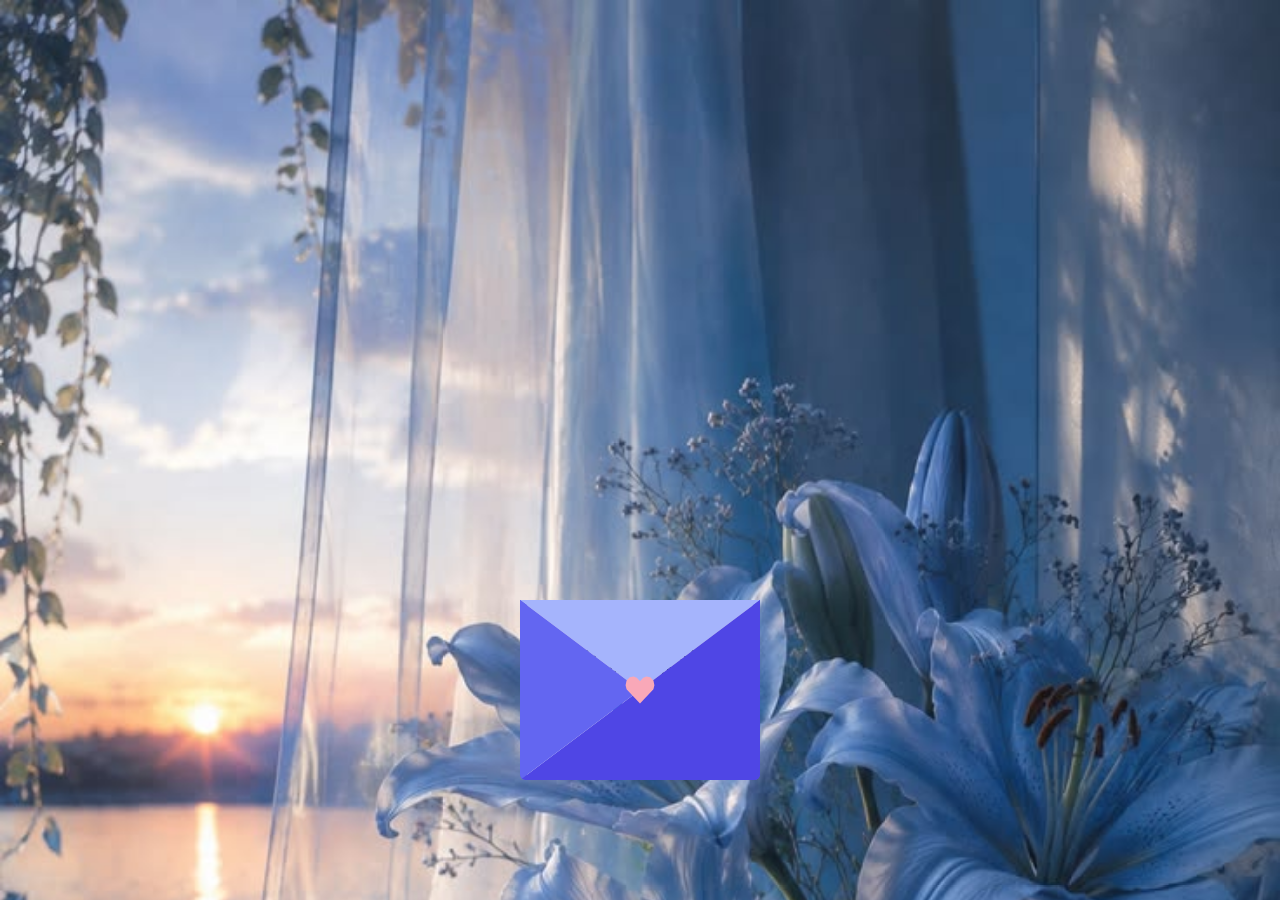
<file: index.html>
<!DOCTYPE html>
<html lang="en">
<head>
    <meta charset="UTF-8">
    <meta name="viewport" content="width=device-width, initial-scale=1.0">
    <title>To you masjesty</title>
    <link rel="preconnect" href="https://fonts.googleapis.com">
    <link rel="preconnect" href="https://fonts.gstatic.com" crossorigin>
    <link href="https://fonts.googleapis.com/css2?family=Cinzel:wght@400;500;600;700&family=Great+Vibes&display=swap" rel="stylesheet">
    <link rel="stylesheet" href="style.css">
</head>
<body>
    <img id="background1" src="background.jpg" alt="Image" style="width: 100%; height: auto;">

    <div class="envelope" id="envelope">
        <div class="cover top" id="envelopetop"></div>
        <div class="cover bottom right" id="bottomright"></div>
        <div class="cover left" id="left"></div>
        <div class="letter" id="letter">
        <p>YOUR MAJESTY</p><br>
        <p>        I have a little something planned for you...
        and I'd love for you to be there.
        So this is your official invitation 💙
        Will you join me?</p>
        <button onclick="things()" id="linker1">yes</button>
        </div>
        <button   onclick="openEnvelope()" class="cover-button" id="openbutton"></button>
       
        
        
    </div>
    <script src="script.js">
    </script>
</body>
</html>
</file>
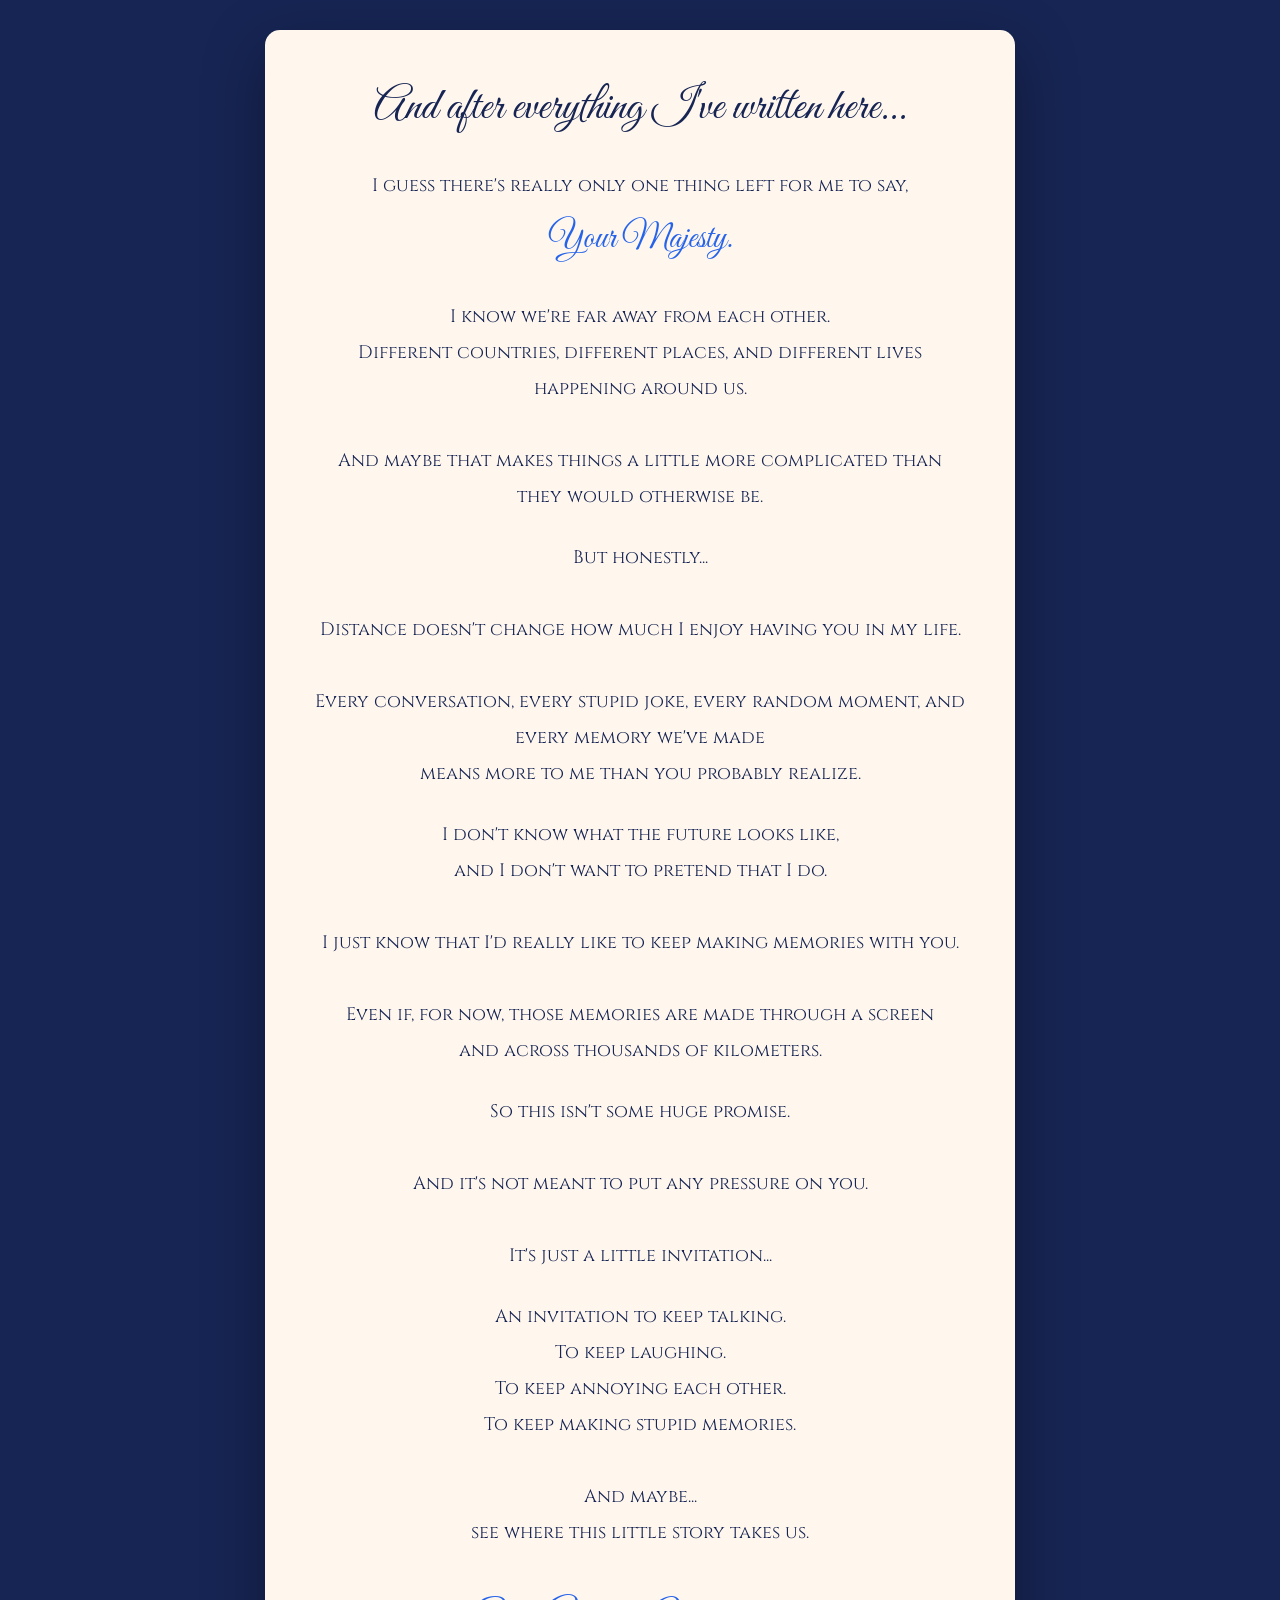
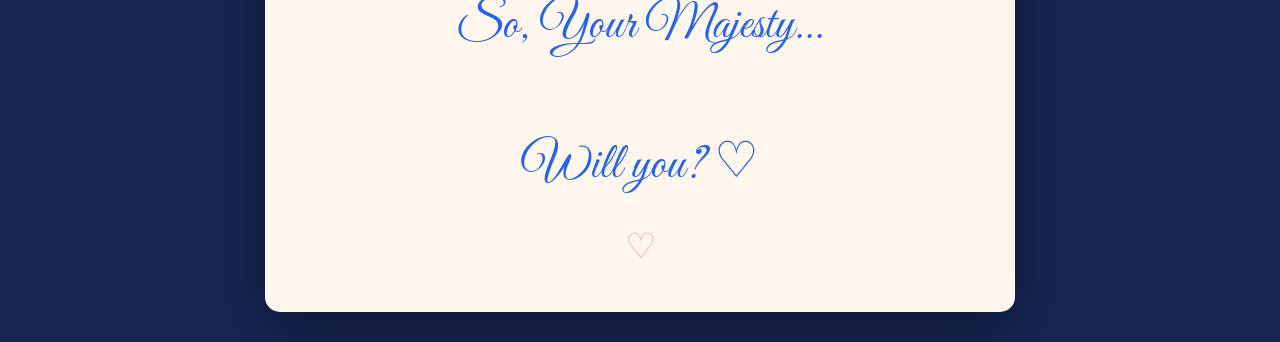
<file: box.html>
<!DOCTYPE html>
<html lang="en">

<head>

    <meta charset="UTF-8">

    <meta name="viewport"
          content="width=device-width, initial-scale=1.0">

    <title>One Last Thing ♡</title>


    <!-- Fonts -->

    <link rel="preconnect"
          href="https://fonts.googleapis.com">

    <link rel="preconnect"
          href="https://fonts.gstatic.com"
          crossorigin>

    <link
        href="https://fonts.googleapis.com/css2?family=Cinzel:wght@400;500;600;700&family=Great+Vibes&display=swap"
        rel="stylesheet">


    <!-- CSS -->

    <style>

        * {
            margin: 0;
            padding: 0;
            box-sizing: border-box;
        }


        body {

            min-height: 100vh;

            background: #172554;

            display: flex;

            justify-content: center;

            align-items: center;

            padding: 30px;

            overflow-y: auto;

        }


        /* Main letter */

        .message {

            width: min(90%, 750px);

            background: #FFF7ED;

            padding: 45px 50px;

            border-radius: 15px;

            box-shadow:
                0 20px 60px rgba(0, 0, 0, 0.35);

            text-align: center;

            animation:
                appear 1.5s ease forwards;

        }


        /* Opening line */

        .paragraph1 {

            font-family:
                "Great Vibes",
                cursive;

            color: #172554;

            font-size:
                clamp(30px, 5vw, 45px);

            line-height: 1.5;

            margin-bottom: 25px;

        }


        /* Main paragraphs */

        .text {

            display: block;

            margin-top: 25px;

            font-family:
                "Cinzel",
                serif;

            color: #172554;

            font-size:
                clamp(14px, 2vw, 18px);

            line-height: 2;

        }


        /* Your Majesty */

        .majesty {

            font-family:
                "Great Vibes",
                cursive;

            color: #2563EB;

            font-size:
                clamp(25px, 4vw, 35px);

        }


        /* Final question */

        .question {

            display: block;

            margin-top: 40px;

            font-family:
                "Great Vibes",
                cursive;

            color: #2563EB;

            font-size:
                clamp(35px, 6vw, 50px);

            line-height: 1.4;

        }


        /* Heart */

        .heart {

            margin-top: 25px;

            font-size: 35px;

            color: #F9A8B8;

            animation:
                heartbeat 2s infinite;

        }


        /* Letter entrance */

        @keyframes appear {

            0% {

                opacity: 0;

                transform:
                    translateY(40px)
                    scale(0.95);

            }

            100% {

                opacity: 1;

                transform:
                    translateY(0)
                    scale(1);

            }

        }


        /* Heart animation */

        @keyframes heartbeat {

            0%,
            100% {

                transform:
                    scale(1);

            }

            50% {

                transform:
                    scale(1.15);

            }

        }


        /* Phone */

        @media (max-width: 600px) {

            body {

                padding: 15px;

                align-items: flex-start;

            }


            .message {

                width: 95%;

                padding:
                    30px 22px;

                margin-top: 20px;

                margin-bottom: 20px;

            }


            .text {

                line-height: 1.8;

            }

        }

    </style>

</head>


<body>


    <div class="message">


        <!-- Opening -->

        <p class="paragraph1">

            And after everything I've written here...

        </p>



        <!-- First part -->

        <span class="text">

            I guess there's really only one thing
            left for me to say,

            <br>

            <span class="majesty">
                Your Majesty.
            </span>

        </span>



        <!-- Distance -->

        <span class="text">

            I know we're far away from each other.

            <br>

            Different countries,
            different places,
            and different lives happening
            around us.

            <br><br>

            And maybe that makes things
            a little more complicated
            than they would otherwise be.

        </span>



        <!-- Feelings -->

        <span class="text">

            But honestly...

            <br><br>

            Distance doesn't change how much
            I enjoy having you in my life.

            <br><br>

            Every conversation,
            every stupid joke,
            every random moment,
            and every memory we've made

            <br>

            means more to me than
            you probably realize.

        </span>



        <!-- Future -->

        <span class="text">

            I don't know what the future
            looks like,

            <br>

            and I don't want to pretend
            that I do.

            <br><br>

            I just know that I'd really like
            to keep making memories with you.

            <br><br>

            Even if, for now,
            those memories are made
            through a screen

            <br>

            and across thousands
            of kilometers.

        </span>



        <!-- No pressure -->

        <span class="text">

            So this isn't some huge promise.

            <br><br>

            And it's not meant to put
            any pressure on you.

            <br><br>

            It's just a little invitation...

        </span>



        <!-- Invitation -->

        <span class="text">

            An invitation to keep talking.

            <br>

            To keep laughing.

            <br>

            To keep annoying each other.

            <br>

            To keep making stupid memories.

            <br><br>

            And maybe...

            <br>

            see where this little story
            takes us.

        </span>



        <!-- Final question -->

        <span class="question">

            So, Your Majesty...

            <br><br>

            Will you? ♡

        </span>



        <!-- Heart -->

        <div class="heart">

            ♡

        </div>


    </div>


</body>

</html>
</file>
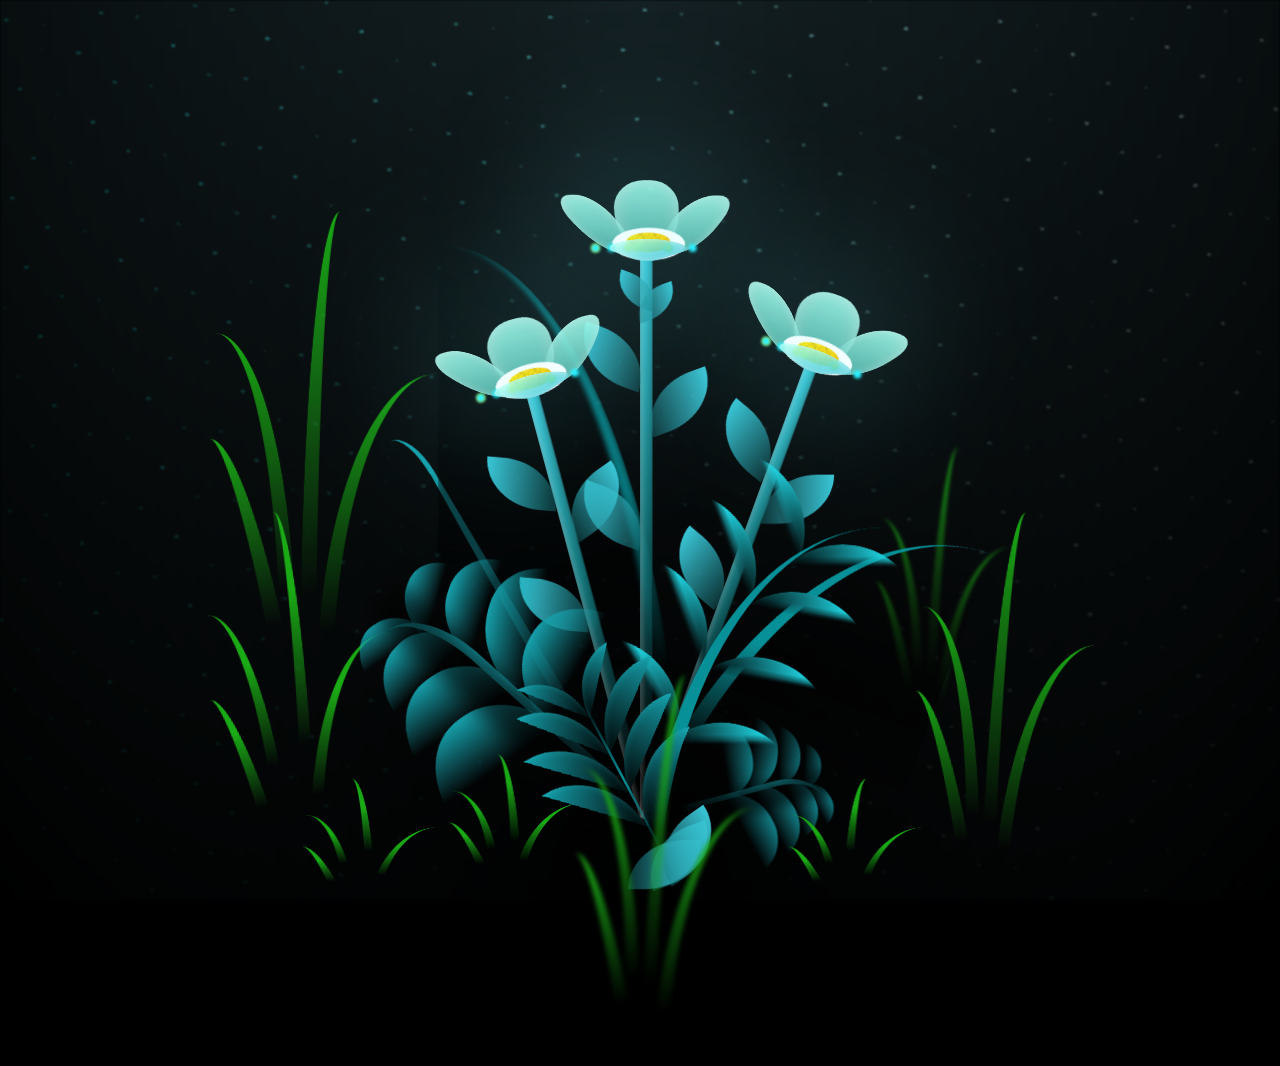
<file: things.html>
<!DOCTYPE html>
<html lang="en">
<head>
    <meta charset="UTF-8">
    <meta name="viewport" content="width=device-width, initial-scale=1.0">
    <title>CSS Blossoming Flowers at Magical Night</title>
    <link rel="preconnect" href="https://fonts.googleapis.com">
    <link rel="preconnect" href="https://fonts.gstatic.com" crossorigin>
    <link href="https://fonts.googleapis.com/css2?family=Cinzel:wght@400;500;600;700&family=Great+Vibes&display=swap" rel="stylesheet">
    <link rel="stylesheet" href="style.css">
    <style>
        button{
          border:none;
        }
    </style>
</head>

<body class="things" id="things-page">
    <div class="night"></div>

    <img src="gojo.png" id="gojo">

    <h1 id="gojotext1">Click on the petals to discover something special 💙</h1>
    <div class="comment" id="comment1" onclick="closing()">
        Your smile<br>
        It somehow makes everything feel better.
    </div>

    <div class="comment" id="comment2" onclick="closing()">
        Your kindness<br>
        You care about people more than you realize.
    </div>

    <div class="comment" id="comment3" onclick="closing()">
        The way you talk<br>
        I could genuinely listen to you for hours.
    </div>

    <div class="comment" id="comment4" onclick="closing()">
        Your sense of humor<br>
        You make even random moments fun.
    </div>

    <div class="comment" id="comment5" onclick="closing()">
        Your personality<br>
        You're just uniquely you.
    </div>

    <div class="comment" id="comment6" onclick="closing()">
        How comfortable I feel around you<br>
        I can just be myself.
    </div>

    <div class="comment" id="comment7" onclick="closing()">
        Your little reactions<br>
        They're honestly adorable.
    </div>

    <div class="comment" id="comment8" onclick="closing()">
        Your passion<br>
        I love seeing you get excited about things you like.
    </div>

    <div class="comment" id="comment9" onclick="closing()">
        Your eyes<br>
        They always manage to grab my attention.
    </div>

    <div class="comment" id="comment10" onclick="closing()">
        The way you care<br>
        Even the little things don't go unnoticed.
    </div>

    <div class="comment" id="comment11" onclick="closing()">
        The memories we have<br>
        Even simple moments with you become special.
    </div>

    <div class="comment" id="comment12" onclick="closing()">
        You being you<br>
        I don't need a complicated reason.<br>
        I just really like you.
    </div>





    <div class="flowers">
      <div class="flower flower--1">
        <div class="flower__leafs flower__leafs--1">
          <button class="flower__leaf flower__leaf--1"  onclick="comments()"></button>
   
          <button class="flower__leaf flower__leaf--2"  onclick="comments()"></button>

          <button class="flower__leaf flower__leaf--3"  onclick="comments()"></button>

          <button class="flower__leaf flower__leaf--4"  onclick="comments()"></button>

          <div class="flower__white-circle"></div>
  
          <div class="flower__light flower__light--1"></div>
          <div class="flower__light flower__light--2"></div>
          <div class="flower__light flower__light--3"></div>
          <div class="flower__light flower__light--4"></div>
          <div class="flower__light flower__light--5"></div>
          <div class="flower__light flower__light--6"></div>
          <div class="flower__light flower__light--7"></div>
          <div class="flower__light flower__light--8"></div>
  
        </div>
        <div class="flower__line">
          <div class="flower__line__leaf flower__line__leaf--1"></div>
          <div class="flower__line__leaf flower__line__leaf--2"></div>
          <div class="flower__line__leaf flower__line__leaf--3"></div>
          <div class="flower__line__leaf flower__line__leaf--4"></div>
          <div class="flower__line__leaf flower__line__leaf--5"></div>
          <div class="flower__line__leaf flower__line__leaf--6"></div>
        </div>
      </div>
  
      <div class="flower flower--2">
        <div class="flower__leafs flower__leafs--2">
          <button class="flower__leaf flower__leaf--1"  onclick="comments()"></button>

          <button class="flower__leaf flower__leaf--2"  onclick="comments()"></button>

          <button class="flower__leaf flower__leaf--3"  onclick="comments()"></button>

          <button class="flower__leaf flower__leaf--4"  onclick="comments()"></button>

          <div class="flower__white-circle"></div>
  
          <div class="flower__light flower__light--1"></div>
          <div class="flower__light flower__light--2"></div>
          <div class="flower__light flower__light--3"></div>
          <div class="flower__light flower__light--4"></div>
          <div class="flower__light flower__light--5"></div>
          <div class="flower__light flower__light--6"></div>
          <div class="flower__light flower__light--7"></div>
          <div class="flower__light flower__light--8"></div>
  
        </div>
        <div class="flower__line">
          <div class="flower__line__leaf flower__line__leaf--1"></div>
          <div class="flower__line__leaf flower__line__leaf--2"></div>
          <div class="flower__line__leaf flower__line__leaf--3"></div>
          <div class="flower__line__leaf flower__line__leaf--4"></div>
        </div>
      </div>
  
      <div class="flower flower--3">
        <div class="flower__leafs flower__leafs--3">
          <button class="flower__leaf flower__leaf--1"  onclick="comments()"></button>

          <button class="flower__leaf flower__leaf--2"  onclick="comments()"></button>

          <button class="flower__leaf flower__leaf--3"  onclick="comments()"></button>

          <button class="flower__leaf flower__leaf--4"  onclick="comments()"></button>

          <div class="flower__white-circle"></div>
  
          <div class="flower__light flower__light--1"></div>
          <div class="flower__light flower__light--2"></div>
          <div class="flower__light flower__light--3"></div>
          <div class="flower__light flower__light--4"></div>
          <div class="flower__light flower__light--5"></div>
          <div class="flower__light flower__light--6"></div>
          <div class="flower__light flower__light--7"></div>
          <div class="flower__light flower__light--8"></div>
  
        </div>
        <div class="flower__line">
          <div class="flower__line__leaf flower__line__leaf--1"></div>
          <div class="flower__line__leaf flower__line__leaf--2"></div>
          <div class="flower__line__leaf flower__line__leaf--3"></div>
          <div class="flower__line__leaf flower__line__leaf--4"></div>
        </div>
      </div>
  
      <div class="grow-ans" style="--d:1.2s">
        <div class="flower__g-long">
          <div class="flower__g-long__top"></div>
          <div class="flower__g-long__bottom"></div>
        </div>
      </div>
  
      <div class="growing-grass">
        <div class="flower__grass flower__grass--1">
          <div class="flower__grass--top"></div>
          <div class="flower__grass--bottom"></div>
          <div class="flower__grass__leaf flower__grass__leaf--1"></div>
          <div class="flower__grass__leaf flower__grass__leaf--2"></div>
          <div class="flower__grass__leaf flower__grass__leaf--3"></div>
          <div class="flower__grass__leaf flower__grass__leaf--4"></div>
          <div class="flower__grass__leaf flower__grass__leaf--5"></div>
          <div class="flower__grass__leaf flower__grass__leaf--6"></div>
          <div class="flower__grass__leaf flower__grass__leaf--7"></div>
          <div class="flower__grass__leaf flower__grass__leaf--8"></div>
          <div class="flower__grass__overlay"></div>
        </div>
      </div>
  
      <div class="growing-grass">
        <div class="flower__grass flower__grass--2">
          <div class="flower__grass--top"></div>
          <div class="flower__grass--bottom"></div>
          <div class="flower__grass__leaf flower__grass__leaf--1"></div>
          <div class="flower__grass__leaf flower__grass__leaf--2"></div>
          <div class="flower__grass__leaf flower__grass__leaf--3"></div>
          <div class="flower__grass__leaf flower__grass__leaf--4"></div>
          <div class="flower__grass__leaf flower__grass__leaf--5"></div>
          <div class="flower__grass__leaf flower__grass__leaf--6"></div>
          <div class="flower__grass__leaf flower__grass__leaf--7"></div>
          <div class="flower__grass__leaf flower__grass__leaf--8"></div>
          <div class="flower__grass__overlay"></div>
        </div>
      </div>
  
      <div class="grow-ans" style="--d:2.4s">
        <div class="flower__g-right flower__g-right--1">
          <div class="leaf"></div>
        </div>
      </div>
  
      <div class="grow-ans" style="--d:2.8s">
        <div class="flower__g-right flower__g-right--2">
          <div class="leaf"></div>
        </div>
      </div>
  
      <div class="grow-ans" style="--d:2.8s">
        <div class="flower__g-front">
          <div class="flower__g-front__leaf-wrapper flower__g-front__leaf-wrapper--1">
            <div class="flower__g-front__leaf"></div>
          </div>
          <div class="flower__g-front__leaf-wrapper flower__g-front__leaf-wrapper--2">
            <div class="flower__g-front__leaf"></div>
          </div>
          <div class="flower__g-front__leaf-wrapper flower__g-front__leaf-wrapper--3">
            <div class="flower__g-front__leaf"></div>
          </div>
          <div class="flower__g-front__leaf-wrapper flower__g-front__leaf-wrapper--4">
            <div class="flower__g-front__leaf"></div>
          </div>
          <div class="flower__g-front__leaf-wrapper flower__g-front__leaf-wrapper--5">
            <div class="flower__g-front__leaf"></div>
          </div>
          <div class="flower__g-front__leaf-wrapper flower__g-front__leaf-wrapper--6">
            <div class="flower__g-front__leaf"></div>
          </div>
          <div class="flower__g-front__leaf-wrapper flower__g-front__leaf-wrapper--7">
            <div class="flower__g-front__leaf"></div>
          </div>
          <div class="flower__g-front__leaf-wrapper flower__g-front__leaf-wrapper--8">
            <div class="flower__g-front__leaf"></div>
          </div>
          <div class="flower__g-front__line"></div>
        </div>
      </div>
  
      <div class="grow-ans" style="--d:3.2s">
        <div class="flower__g-fr">
          <div class="leaf"></div>
          <div class="flower__g-fr__leaf flower__g-fr__leaf--1"></div>
          <div class="flower__g-fr__leaf flower__g-fr__leaf--2"></div>
          <div class="flower__g-fr__leaf flower__g-fr__leaf--3"></div>
          <div class="flower__g-fr__leaf flower__g-fr__leaf--4"></div>
          <div class="flower__g-fr__leaf flower__g-fr__leaf--5"></div>
          <div class="flower__g-fr__leaf flower__g-fr__leaf--6"></div>
          <div class="flower__g-fr__leaf flower__g-fr__leaf--7"></div>
          <div class="flower__g-fr__leaf flower__g-fr__leaf--8"></div>
        </div>
      </div>
  
      <div class="long-g long-g--0">
        <div class="grow-ans" style="--d:3s">
          <div class="leaf leaf--0"></div>
        </div>
        <div class="grow-ans" style="--d:2.2s">
          <div class="leaf leaf--1"></div>
        </div>
        <div class="grow-ans" style="--d:3.4s">
          <div class="leaf leaf--2"></div>
        </div>
        <div class="grow-ans" style="--d:3.6s">
          <div class="leaf leaf--3"></div>
        </div>
      </div>
  
      <div class="long-g long-g--1">
        <div class="grow-ans" style="--d:3.6s">
          <div class="leaf leaf--0"></div>
        </div>
        <div class="grow-ans" style="--d:3.8s">
          <div class="leaf leaf--1"></div>
        </div>
        <div class="grow-ans" style="--d:4s">
          <div class="leaf leaf--2"></div>
        </div>
        <div class="grow-ans" style="--d:4.2s">
          <div class="leaf leaf--3"></div>
        </div>
      </div>
  
      <div class="long-g long-g--2">
        <div class="grow-ans" style="--d:4s">
          <div class="leaf leaf--0"></div>
        </div>
        <div class="grow-ans" style="--d:4.2s">
          <div class="leaf leaf--1"></div>
        </div>
        <div class="grow-ans" style="--d:4.4s">
          <div class="leaf leaf--2"></div>
        </div>
        <div class="grow-ans" style="--d:4.6s">
          <div class="leaf leaf--3"></div>
        </div>
      </div>
  
      <div class="long-g long-g--3">
        <div class="grow-ans" style="--d:4s">
          <div class="leaf leaf--0"></div>
        </div>
        <div class="grow-ans" style="--d:4.2s">
          <div class="leaf leaf--1"></div>
        </div>
        <div class="grow-ans" style="--d:3s">
          <div class="leaf leaf--2"></div>
        </div>
        <div class="grow-ans" style="--d:3.6s">
          <div class="leaf leaf--3"></div>
        </div>
      </div>
  
      <div class="long-g long-g--4">
        <div class="grow-ans" style="--d:4s">
          <div class="leaf leaf--0"></div>
        </div>
        <div class="grow-ans" style="--d:4.2s">
          <div class="leaf leaf--1"></div>
        </div>
        <div class="grow-ans" style="--d:3s">
          <div class="leaf leaf--2"></div>
        </div>
        <div class="grow-ans" style="--d:3.6s">
          <div class="leaf leaf--3"></div>
        </div>
      </div>
  
      <div class="long-g long-g--5">
        <div class="grow-ans" style="--d:4s">
          <div class="leaf leaf--0"></div>
        </div>
        <div class="grow-ans" style="--d:4.2s">
          <div class="leaf leaf--1"></div>
        </div>
        <div class="grow-ans" style="--d:3s">
          <div class="leaf leaf--2"></div>
        </div>
        <div class="grow-ans" style="--d:3.6s">
          <div class="leaf leaf--3"></div>
        </div>
      </div>
  
      <div class="long-g long-g--6">
        <div class="grow-ans" style="--d:4.2s">
          <div class="leaf leaf--0"></div>
        </div>
        <div class="grow-ans" style="--d:4.4s">
          <div class="leaf leaf--1"></div>
        </div>
        <div class="grow-ans" style="--d:4.6s">
          <div class="leaf leaf--2"></div>
        </div>
        <div class="grow-ans" style="--d:4.8s">
          <div class="leaf leaf--3"></div>
        </div>
      </div>
  
      <div class="long-g long-g--7">
        <div class="grow-ans" style="--d:3s">
          <div class="leaf leaf--0"></div>
        </div>
        <div class="grow-ans" style="--d:3.2s">
          <div class="leaf leaf--1"></div>
        </div>
        <div class="grow-ans" style="--d:3.5s">
          <div class="leaf leaf--2"></div>
        </div>
        <div class="grow-ans" style="--d:3.6s">
          <div class="leaf leaf--3"></div>
        </div>
      </div>
    </div>
  </body>


    <!-- Javascript here -->
<script src="script.js">

  setTimeout(() => {
    alert("12 THINGS I LIKE ABOUT YOUR MAJESTY");
  }, 11000);


</script>
</body>
</html>
</file>
<file: style.css>
body{
    background-color: #172554;
}

.container { 
    max-width: 800px;
    margin: 0 auto;
    padding: 20px;
    text-align: center;
    color: #F8FAFC;
    font-size: 30px;
    place-items: center;
}

#background1 {
    position: fixed;
    top: 0;
    left: 0;
    min-width: 400px;
    min-height: 900px;
    z-index: -1;
}

.cover {
    position: absolute;
    height: 0;
    width: 0;
}

.cover.top {
    border-left: 120px solid transparent;
    border-right: 120px solid transparent;
    border-bottom: 90px solid transparent;
    border-top: 90px solid #A5B4FC;
    transform-origin: top;
}

.cover.bottom.right {
    border-left: 120px solid transparent;
    border-right: 120px solid #4F46E5;
    border-bottom: 90px solid #4F46E5;
    border-top: 90px solid transparent;
    border-bottom-right-radius: 6px;
    border-bottom-left-radius: 6px;
    z-index: 1;
}

.cover.left {
    border-left: 120px solid #6366F1;
    border-right: 120px solid transparent;
    border-bottom: 90px solid transparent;
    border-top: 90px solid transparent;
    border-bottom-right-radius: 6px;
    border-bottom-left-radius: 6px;
    z-index: 1;
}

.envelope {
    position: relative;
    width: 240px;
    height: 180px;
    border-bottom-left-radius: 6px;
    border-bottom-right-radius: 6px;
    margin-left: auto;
    margin-right: auto;
    top: 600px;
    background-color: #5b5dde;
}

.envelopebacki{
  animation: envelopeback 1s 5s ease-in-out;
  animation-fill-mode: forwards;
}

@keyframes envelopeback {
  0%{
    z-index:1px;
  }
  100%{
    z-index:-3px;
    opacity: 0;
  }
}


.letter{
    background: #FFF7ED;
    width: 95%;
    margin-left:auto;
    margin-right:auto;
    height: 100%;
    border-radius: 10px;
    box-sizing: border-box;
    padding: 10px;
    text-align: center;
    font-size: 15px;
    font-family: 'Caveat', cursive;
}

.letterextender1{
  animation: extend 3s 3s ease-in-out ;
  animation-fill-mode: forwards;
}


@keyframes extend {
  0%{
    width:300px;
    height:700px;
    top:20px;
    left:20px;
  }
  100%{
    top:0px;
    left:0px;
    width:300px;
    height:700px;
  }
}


#linker1{
  position: absolute;
  border:0px;
  background-color: #F8FAFC;
  padding:10px 10px 10px 10px;
  justify-content: center;
  align-items: center;
  display: flex;
  top: 75%;
  left: 5%;
  width:30px;
  border-radius: 5px;
  font-size:10px;
  font-family: 'Caveat', cursive;
}


.open {
    transform: rotateX(180deg);
    transition: transform 0.5s ease;
    z-index: -1;
}

.close {
    transform: rotateX(0deg);
    transition: transform 0.4s 0.4s ease;
    z-index: 5;
}

.in {
    transform: translateY(0px);
    transition: transform 0.5s ease;
    z-index: 3;
}

.out-partial {
    transform: translateY(-250px);
    transition: transform 0.5s 0.6s ease;
    z-index: 3;
}


.envelopeback{
    z-index: -1;
}

.cover-button {
    position: absolute;
    top: 50%;
    left: 50%;

    width: 32px;
    height: 32px;

    transform: translate(-50%, -50%);

    z-index: 1;
    border: none;

    background: #F9A8B8;

    clip-path: polygon(
        50% 92%,
        8% 48%,
        5% 35%,
        8% 20%,
        18% 10%,
        30% 8%,
        40% 12%,
        50% 23%,
        60% 12%,
        70% 8%,
        82% 10%,
        92% 20%,
        95% 35%,
        92% 48%
    );
}




.comment{
    position: fixed;
    top: 30%;
    left: 30%;
    width: 250px;
    height: 40%;
    padding: 10px 10px 10px 20px;
    background: linear-gradient(
      120deg,
      #2563EB,
      #7DD3FC
    );
    border-radius: 10px;
    display: flex;
    justify-content: center;
    align-items: center;
    font-size: 15px;
    font-family: 'Cinzel', serif;
    color:#F8FAFC;
    border:2px solid #ffcaca;
    opacity: 1;
    z-index: -1;
    
    
}

.commentappear{
    animation: appear 1s linear forwards;
    opacity:1;
    z-index:1;
    background-color: #2563EB;
}



#gojo{
    position: absolute;
    z-index:10;
    top:6700px;
    height:300px;
    animation: gojo 1s 5s ease-in-out, disappear 1s 11s ease;
    animation-fill-mode: forwards;

}

@keyframes gojo{
    0%{
        transform: translateX(-600px);
    }
    100%{
        transform: translateX(150px);
        top:67%
    }
}


#gojotext1{
    position: absolute;
    background: #5f9cff;
    justify-content: center;
    align-items: center;
    display: flex;
    padding: 5px 5px 5px 5px;
    top:6000px;
    right:30%;
    height: 15%;
    width:50%;
    border-radius: 20px;
    border:3px solid #f2f4f4;
    z-index:1;
    font-size: 20px;
    color: #F8FAFC;
    font-family:'Courier New', Courier, monospace;
    animation: gojotext 1s 5s ease-in-out, disappear 1s 11s ease-in-out;;
    animation-fill-mode: forwards;
    opacity:1;

}

@keyframes gojotext{
    0%{
        transform: translatey(-600px);
    }
    100%{
        transform: translatey(100px);
        top:60%

    }
}

@keyframes disappear{
    0%{
        opacity:0;
        transform: translatey(6000px);
    }
    100%{
        opacity:0;
        transform: t ranslatey(6000px);

    }
}


.paragraph1{
  position: relative;
  top:10px;
  right:10px;
  border:10px;
  height:60px;
  width:10px;
}





























*,
*::after,
*::before {
  padding: 0;
  margin: 0;
  box-sizing: border-box;
}

:root {
  --dark-color: #000;
}

.things {
  display: flex;
  align-items: flex-end;
  justify-content: center;
  min-height: 100vh;
  background-color: var(--dark-color);
  overflow: hidden;
  perspective: 1000px;
}

.night {
  position: fixed;
  left: 50%;
  top: 0;
  transform: translateX(-50%);
  width: 100%;
  height: 100%;
  filter: blur(0.1vmin);
  background-image: radial-gradient(ellipse at top, transparent 0%, var(--dark-color)), radial-gradient(ellipse at bottom, var(--dark-color), rgba(145, 233, 255, 0.2)), repeating-linear-gradient(220deg, black 0px, black 19px, transparent 19px, transparent 22px), repeating-linear-gradient(189deg, black 0px, black 19px, transparent 19px, transparent 22px), repeating-linear-gradient(148deg, black 0px, black 19px, transparent 19px, transparent 22px), linear-gradient(90deg, #00fffa, #f0f0f0);
}

.flowers {
  position: relative;
  transform: scale(0.9);
}

.flower {
  position: absolute;
  bottom: 10vmin;
  transform-origin: bottom center;
  z-index: 1;
  --fl-speed: 0.8s;
}
.flower--1 {
  animation: moving-flower-1 4s linear infinite;
}
.flower--1 .flower__line {
  height: 70vmin;
  animation-delay: 0.3s;
}
.flower--1 .flower__line__leaf--1 {
  animation: blooming-leaf-right var(--fl-speed) 1.4s backwards;

}
.flower--1 .flower__line__leaf--2 {
  animation: blooming-leaf-right var(--fl-speed) 1.4s backwards;
}
.flower--1 .flower__line__leaf--3 {
  animation: blooming-leaf-left var(--fl-speed) 1.2s backwards;
}
.flower--1 .flower__line__leaf--4 {
  animation: blooming-leaf-left var(--fl-speed) 1s backwards;
}
.flower--1 .flower__line__leaf--5 {
  animation: blooming-leaf-right var(--fl-speed) 1.8s backwards;
}
.flower--1 .flower__line__leaf--6 {
  animation: blooming-leaf-left var(--fl-speed) 2s backwards;
}
.flower--2 {
  left: 50%;
  transform: rotate(20deg);
  animation: moving-flower-2 4s linear infinite;
}
.flower--2 .flower__line {
  height: 60vmin;
  animation-delay: 0.6s;
}
.flower--2 .flower__line__leaf--1 {
  animation: blooming-leaf-right var(--fl-speed) 1.9s backwards;
}
.flower--2 .flower__line__leaf--2 {
  animation: blooming-leaf-right var(--fl-speed) 1.7s backwards;
}
.flower--2 .flower__line__leaf--3 {
  animation: blooming-leaf-left var(--fl-speed) 1.5s backwards;
}
.flower--2 .flower__line__leaf--4 {
  animation: blooming-leaf-left var(--fl-speed) 1.3s backwards;
}
.flower--3 {
  left: 50%;
  transform: rotate(-15deg);
  animation: moving-flower-3 4s linear infinite;
}
.flower--3 .flower__line {
  animation-delay: 0.9s;
}
.flower--3 .flower__line__leaf--1 {
  animation: blooming-leaf-right var(--fl-speed) 2.5s backwards;
}
.flower--3 .flower__line__leaf--2 {
  animation: blooming-leaf-right var(--fl-speed) 2.3s backwards;
}
.flower--3 .flower__line__leaf--3 {
  animation: blooming-leaf-left var(--fl-speed) 2.1s backwards;
}
.flower--3 .flower__line__leaf--4 {
  animation: blooming-leaf-left var(--fl-speed) 1.9s backwards;
}
.flower__leafs {
  position: relative;
  animation: blooming-flower 2s backwards;
}
.flower__leafs--1 {
  animation-delay: 1.1s;
}
.flower__leafs--2 {
  animation-delay: 1.4s;
}
.flower__leafs--3 {
  animation-delay: 1.7s;
}
.flower__leafs::after {
  content: "";
  position: absolute;
  left: 0;
  top: 0;
  transform: translate(-50%, -100%);
  width: 8vmin;
  height: 8vmin;
  background-color: #6bf0ff;
  filter: blur(10vmin);
}
.flower__leaf {
  position: absolute;
  bottom: 0;
  left: 50%;
  width: 8vmin;
  height: 11vmin;
  border-radius: 51% 49% 47% 53%/44% 45% 55% 69%;
  background-color: #a7ffee;
  background-image: linear-gradient(to top, #54b8aa, #a7ffee);
  transform-origin: bottom center;
  opacity: 0.9;
  box-shadow: inset 0 0 2vmin rgba(255, 255, 255, 0.5);
}
.flower__leaf--1 {
  transform: translate(-10%, 1%) rotateY(40deg) rotateX(-50deg);
}
.flower__leaf--2 {
  transform: translate(-50%, -4%) rotateX(40deg);
}
.flower__leaf--3 {
  transform: translate(-90%, 0%) rotateY(45deg) rotateX(50deg);
}
.flower__leaf--4 {
  width: 8vmin;
  height: 8vmin;
  transform-origin: bottom left;
  border-radius: 4vmin 10vmin 4vmin 4vmin;
  transform: translate(0%, 18%) rotateX(70deg) rotate(-43deg);
  background-image: linear-gradient(to top, #39c6d6, #a7ffee);
  z-index: 1;
  opacity: 0.8;
}
.flower__white-circle {
  position: absolute;
  left: -3.5vmin;
  top: -3vmin;
  width: 9vmin;
  height: 4vmin;
  border-radius: 50%;
  background-color: #fff;
}
.flower__white-circle::after {
  content: "";
  position: absolute;
  left: 50%;
  top: 45%;
  transform: translate(-50%, -50%);
  width: 60%;
  height: 60%;
  border-radius: inherit;
  background-image: repeating-linear-gradient(135deg, rgba(0, 0, 0, 0.03) 0px, rgba(0, 0, 0, 0.03) 1px, transparent 1px, transparent 12px), repeating-linear-gradient(45deg, rgba(0, 0, 0, 0.03) 0px, rgba(0, 0, 0, 0.03) 1px, transparent 1px, transparent 12px), repeating-linear-gradient(67.5deg, rgba(0, 0, 0, 0.03) 0px, rgba(0, 0, 0, 0.03) 1px, transparent 1px, transparent 12px), repeating-linear-gradient(135deg, rgba(0, 0, 0, 0.03) 0px, rgba(0, 0, 0, 0.03) 1px, transparent 1px, transparent 12px), repeating-linear-gradient(45deg, rgba(0, 0, 0, 0.03) 0px, rgba(0, 0, 0, 0.03) 1px, transparent 1px, transparent 12px), repeating-linear-gradient(112.5deg, rgba(0, 0, 0, 0.03) 0px, rgba(0, 0, 0, 0.03) 1px, transparent 1px, transparent 12px), repeating-linear-gradient(112.5deg, rgba(0, 0, 0, 0.03) 0px, rgba(0, 0, 0, 0.03) 1px, transparent 1px, transparent 12px), repeating-linear-gradient(45deg, rgba(0, 0, 0, 0.03) 0px, rgba(0, 0, 0, 0.03) 1px, transparent 1px, transparent 12px), repeating-linear-gradient(22.5deg, rgba(0, 0, 0, 0.03) 0px, rgba(0, 0, 0, 0.03) 1px, transparent 1px, transparent 12px), repeating-linear-gradient(45deg, rgba(0, 0, 0, 0.03) 0px, rgba(0, 0, 0, 0.03) 1px, transparent 1px, transparent 12px), repeating-linear-gradient(22.5deg, rgba(0, 0, 0, 0.03) 0px, rgba(0, 0, 0, 0.03) 1px, transparent 1px, transparent 12px), repeating-linear-gradient(135deg, rgba(0, 0, 0, 0.03) 0px, rgba(0, 0, 0, 0.03) 1px, transparent 1px, transparent 12px), repeating-linear-gradient(157.5deg, rgba(0, 0, 0, 0.03) 0px, rgba(0, 0, 0, 0.03) 1px, transparent 1px, transparent 12px), repeating-linear-gradient(67.5deg, rgba(0, 0, 0, 0.03) 0px, rgba(0, 0, 0, 0.03) 1px, transparent 1px, transparent 12px), repeating-linear-gradient(67.5deg, rgba(0, 0, 0, 0.03) 0px, rgba(0, 0, 0, 0.03) 1px, transparent 1px, transparent 12px), linear-gradient(90deg, #ffeb12, #ffce00);
}
.flower__line {
  height: 55vmin;
  width: 1.5vmin;
  background-image: linear-gradient(to left, rgba(0, 0, 0, 0.2), transparent, rgba(255, 255, 255, 0.2)), linear-gradient(to top, transparent 10%, #14757a, #39c6d6);
  box-shadow: inset 0 0 2px rgba(0, 0, 0, 0.5);
  animation: grow-flower-tree 4s backwards;
}
.flower__line__leaf {
  --w: 7vmin;
  --h: calc(var(--w) + 2vmin);
  position: absolute;
  top: 20%;
  left: 90%;
  width: var(--w);
  height: var(--h);
  border-top-right-radius: var(--h);
  border-bottom-left-radius: var(--h);
  background-image: linear-gradient(to top, rgba(20, 117, 122, 0.4), #39c6d6);
}
.flower__line__leaf--1 {
  transform: rotate(70deg) rotateY(30deg);
}
.flower__line__leaf--2 {
  top: 100%;
  transform: rotate(70deg) rotateY(30deg);
}
.flower__line__leaf--3, .flower__line__leaf--4, .flower__line__leaf--6 {
  border-top-right-radius: 0;
  border-bottom-left-radius: 0;
  border-top-left-radius: var(--h);
  border-bottom-right-radius: var(--h);
  left: -460%;
  top: 12%;
  transform: rotate(-70deg) rotateY(30deg);
}
.flower__line__leaf--4 {
  top: 40%;
}
.flower__line__leaf--5 {
  top: 0;
  transform-origin: left;
  transform: rotate(70deg) rotateY(30deg) scale(0.6);
}
.flower__line__leaf--6 {
  top: -2%;
  left: -450%;
  transform-origin: right;
  transform: rotate(-70deg) rotateY(30deg) scale(0.6);
}
.flower__light {
  position: absolute;
  bottom: 0vmin;
  width: 1vmin;
  height: 1vmin;
  background-color: #fffb00;
  border-radius: 50%;
  filter: blur(0.2vmin);
  animation: light-ans 4s linear infinite backwards;
}
.flower__light:nth-child(odd) {
  background-color: #23f0ff;
}
.flower__light--1 {
  left: -2vmin;
  animation-delay: 1s;
}
.flower__light--2 {
  left: 3vmin;
  animation-delay: 0.5s;
}
.flower__light--3 {
  left: -6vmin;
  animation-delay: 0.3s;
}
.flower__light--4 {
  left: 6vmin;
  animation-delay: 0.9s;
}
.flower__light--5 {
  left: -1vmin;
  animation-delay: 1.5s;
}
.flower__light--6 {
  left: -4vmin;
  animation-delay: 3s;
}
.flower__light--7 {
  left: 3vmin;
  animation-delay: 2s;
}
.flower__light--8 {
  left: -6vmin;
  animation-delay: 3.5s;
}
.flower__grass {
  --c: #159faa;
  --line-w: 1.5vmin;
  position: absolute;
  bottom: 12vmin;
  left: -7vmin;
  display: flex;
  flex-direction: column;
  align-items: flex-end;
  z-index: 20;
  transform-origin: bottom center;
  transform: rotate(-48deg) rotateY(40deg);
}
.flower__grass--1 {
  animation: moving-grass 2s linear infinite;
}
.flower__grass--2 {
  left: 2vmin;
  bottom: 10vmin;
  transform: scale(0.5) rotate(75deg) rotateX(10deg) rotateY(-200deg);
  opacity: 0.8;
  z-index: 0;
  animation: moving-grass--2 1.5s linear infinite;
}
.flower__grass--top {
  width: 7vmin;
  height: 10vmin;
  border-top-right-radius: 100%;
  border-right: var(--line-w) solid var(--c);
  transform-origin: bottom center;
  transform: rotate(-2deg);
}
.flower__grass--bottom {
  margin-top: -2px;
  width: var(--line-w);
  height: 25vmin;
  background-image: linear-gradient(to top, transparent, var(--c));
}
.flower__grass__leaf {
  --size: 10vmin;
  position: absolute;
  width: calc(var(--size) * 2.1);
  height: var(--size);
  border-top-left-radius: var(--size);
  border-top-right-radius: var(--size);
  background-image: linear-gradient(to top, transparent, transparent 30%, var(--c));
  z-index: 100;
}
.flower__grass__leaf--1 {
  top: -6%;
  left: 30%;
  --size: 6vmin;
  transform: rotate(-20deg);
  animation: growing-grass-ans--1 2s 2.6s backwards;
}
@keyframes growing-grass-ans--1 {
  0% {
    transform-origin: bottom left;
    transform: rotate(-20deg) scale(0);
  }
}
.flower__grass__leaf--2 {
  top: -5%;
  left: -110%;
  --size: 6vmin;
  transform: rotate(10deg);
  animation: growing-grass-ans--2 2s 2.4s linear backwards;
}
@keyframes growing-grass-ans--2 {
  0% {
    transform-origin: bottom right;
    transform: rotate(10deg) scale(0);
  }
}
.flower__grass__leaf--3 {
  top: 5%;
  left: 60%;
  --size: 8vmin;
  transform: rotate(-18deg) rotateX(-20deg);
  animation: growing-grass-ans--3 2s 2.2s linear backwards;
}
@keyframes growing-grass-ans--3 {
  0% {
    transform-origin: bottom left;
    transform: rotate(-18deg) rotateX(-20deg) scale(0);
  }
}
.flower__grass__leaf--4 {
  top: 6%;
  left: -135%;
  --size: 8vmin;
  transform: rotate(2deg);
  animation: growing-grass-ans--4 2s 2s linear backwards;
}
@keyframes growing-grass-ans--4 {
  0% {
    transform-origin: bottom right;
    transform: rotate(2deg) scale(0);
  }
}
.flower__grass__leaf--5 {
  top: 20%;
  left: 60%;
  --size: 10vmin;
  transform: rotate(-24deg) rotateX(-20deg);
  animation: growing-grass-ans--5 2s 1.8s linear backwards;
}
@keyframes growing-grass-ans--5 {
  0% {
    transform-origin: bottom left;
    transform: rotate(-24deg) rotateX(-20deg) scale(0);
  }
}
.flower__grass__leaf--6 {
  top: 22%;
  left: -180%;
  --size: 10vmin;
  transform: rotate(10deg);
  animation: growing-grass-ans--6 2s 1.6s linear backwards;
}
@keyframes growing-grass-ans--6 {
  0% {
    transform-origin: bottom right;
    transform: rotate(10deg) scale(0);
  }
}
.flower__grass__leaf--7 {
  top: 39%;
  left: 70%;
  --size: 10vmin;
  transform: rotate(-10deg);
  animation: growing-grass-ans--7 2s 1.4s linear backwards;
}
@keyframes growing-grass-ans--7 {
  0% {
    transform-origin: bottom left;
    transform: rotate(-10deg) scale(0);
  }
}
.flower__grass__leaf--8 {
  top: 40%;
  left: -215%;
  --size: 11vmin;
  transform: rotate(10deg);
  animation: growing-grass-ans--8 2s 1.2s linear backwards;
}
@keyframes growing-grass-ans--8 {
  0% {
    transform-origin: bottom right;
    transform: rotate(10deg) scale(0);
  }
}
.flower__grass__overlay {
  position: absolute;
  top: -10%;
  right: 0%;
  width: 100%;
  height: 100%;
  background-color: rgba(0, 0, 0, 0.6);
  filter: blur(1.5vmin);
  z-index: 100;
}
.flower__g-long {
  --w: 2vmin;
  --h: 6vmin;
  --c: #159faa;
  position: absolute;
  bottom: 10vmin;
  left: -3vmin;
  transform-origin: bottom center;
  transform: rotate(-30deg) rotateY(-20deg);
  display: flex;
  flex-direction: column;
  align-items: flex-end;
  animation: flower-g-long-ans 3s linear infinite;
}
@keyframes flower-g-long-ans {
  0%, 100% {
    transform: rotate(-30deg) rotateY(-20deg);
  }
  50% {
    transform: rotate(-32deg) rotateY(-20deg);
  }
}
.flower__g-long__top {
  top: calc(var(--h) * -1);
  width: calc(var(--w) + 1vmin);
  height: var(--h);
  border-top-right-radius: 100%;
  border-right: 0.7vmin solid var(--c);
  transform: translate(-0.7vmin, 1vmin);
}
.flower__g-long__bottom {
  width: var(--w);
  height: 50vmin;
  transform-origin: bottom center;
  background-image: linear-gradient(to top, transparent 30%, var(--c));
  box-shadow: inset 0 0 2px rgba(0, 0, 0, 0.5);
  clip-path: polygon(35% 0, 65% 1%, 100% 100%, 0% 100%);
}
.flower__g-right {
  position: absolute;
  bottom: 6vmin;
  left: -2vmin;
  transform-origin: bottom left;
  transform: rotate(20deg);
}
.flower__g-right .leaf {
  width: 30vmin;
  height: 50vmin;
  border-top-left-radius: 100%;
  border-left: 2vmin solid #079097;
  background-image: linear-gradient(to bottom, transparent, var(--dark-color) 60%);
  -webkit-mask-image: linear-gradient(to top, transparent 30%, #079097 60%);
}
.flower__g-right--1 {
  animation: flower-g-right-ans 2.5s linear infinite;
}
.flower__g-right--2 {
  left: 5vmin;
  transform: rotateY(-180deg);
  animation: flower-g-right-ans--2 3s linear infinite;
}
.flower__g-right--2 .leaf {
  height: 75vmin;
  filter: blur(0.3vmin);
  opacity: 0.8;
}
@keyframes flower-g-right-ans {
  0%, 100% {
    transform: rotate(20deg);
  }
  50% {
    transform: rotate(24deg) rotateX(-20deg);
  }
}
@keyframes flower-g-right-ans--2 {
  0%, 100% {
    transform: rotateY(-180deg) rotate(0deg) rotateX(-20deg);
  }
  50% {
    transform: rotateY(-180deg) rotate(6deg) rotateX(-20deg);
  }
}
.flower__g-front {
  position: absolute;
  bottom: 6vmin;
  left: 2.5vmin;
  z-index: 100;
  transform-origin: bottom center;
  transform: rotate(-28deg) rotateY(30deg) scale(1.04);
  animation: flower__g-front-ans 2s linear infinite;
}
@keyframes flower__g-front-ans {
  0%, 100% {
    transform: rotate(-28deg) rotateY(30deg) scale(1.04);
  }
  50% {
    transform: rotate(-35deg) rotateY(40deg) scale(1.04);
  }
}
.flower__g-front__line {
  width: 0.3vmin;
  height: 20vmin;
  background-image: linear-gradient(to top, transparent, #079097, transparent 100%);
  position: relative;
}
.flower__g-front__leaf-wrapper {
  position: absolute;
  top: 0;
  left: 0;
  transform-origin: bottom left;
  transform: rotate(10deg);
}
.flower__g-front__leaf-wrapper:nth-child(even) {
  left: 0vmin;
  transform: rotateY(-180deg) rotate(5deg);
  animation: flower__g-front__leaf-left-ans 1s ease-in backwards;
}
.flower__g-front__leaf-wrapper:nth-child(odd) {
  animation: flower__g-front__leaf-ans 1s ease-in backwards;
}
.flower__g-front__leaf-wrapper--1 {
  top: -8vmin;
  transform: scale(0.7);
  animation: flower__g-front__leaf-ans 1s 5.5s ease-in backwards !important;
}
.flower__g-front__leaf-wrapper--2 {
  top: -8vmin;
  transform: rotateY(-180deg) scale(0.7) !important;
  animation: flower__g-front__leaf-left-ans-2 1s 4.6s ease-in backwards !important;
}
.flower__g-front__leaf-wrapper--3 {
  top: -3vmin;
  animation: flower__g-front__leaf-ans 1s 4.6s ease-in backwards;
}
.flower__g-front__leaf-wrapper--4 {
  top: -3vmin;
  transform: rotateY(-180deg) scale(0.9) !important;
  animation: flower__g-front__leaf-left-ans-2 1s 4.6s ease-in backwards !important;
}
@keyframes flower__g-front__leaf-left-ans-2 {
  0% {
    transform: rotateY(-180deg) scale(0);
  }
}
.flower__g-front__leaf-wrapper--5, .flower__g-front__leaf-wrapper--6 {
  top: 2vmin;
}
.flower__g-front__leaf-wrapper--7, .flower__g-front__leaf-wrapper--8 {
  top: 6.5vmin;
}
.flower__g-front__leaf-wrapper--2 {
  animation-delay: 5.2s !important;
}
.flower__g-front__leaf-wrapper--3 {
  animation-delay: 4.9s !important;
}
.flower__g-front__leaf-wrapper--5 {
  animation-delay: 4.3s !important;
}
.flower__g-front__leaf-wrapper--6 {
  animation-delay: 4.1s !important;
}
.flower__g-front__leaf-wrapper--7 {
  animation-delay: 3.8s !important;
}
.flower__g-front__leaf-wrapper--8 {
  animation-delay: 3.5s !important;
}
@keyframes flower__g-front__leaf-ans {
  0% {
    transform: rotate(10deg) scale(0);
  }
}
@keyframes flower__g-front__leaf-left-ans {
  0% {
    transform: rotateY(-180deg) rotate(5deg) scale(0);
  }
}
.flower__g-front__leaf {
  width: 10vmin;
  height: 10vmin;
  border-radius: 100% 0% 0% 100%/100% 100% 0% 0%;
  box-shadow: inset 0 2px 1vmin rgba(44, 238, 252, 0.2);
  background-image: linear-gradient(to bottom left, transparent, var(--dark-color)), linear-gradient(to bottom right, #159faa 50%, transparent 50%, transparent);
  -webkit-mask-image: linear-gradient(to bottom right, #159faa 50%, transparent 50%, transparent);
  mask-image: linear-gradient(to bottom right, #159faa 50%, transparent 50%, transparent);
}
.flower__g-fr {
  position: absolute;
  bottom: -4vmin;
  left: vmin;
  transform-origin: bottom left;
  z-index: 10;
  animation: flower__g-fr-ans 2s linear infinite;
}
@keyframes flower__g-fr-ans {
  0%, 100% {
    transform: rotate(2deg);
  }
  50% {
    transform: rotate(4deg);
  }
}
.flower__g-fr .leaf {
  width: 30vmin;
  height: 50vmin;
  border-top-left-radius: 100%;
  border-left: 2vmin solid #079097;
  -webkit-mask-image: linear-gradient(to top, transparent 25%, #079097 50%);
  position: relative;
  z-index: 1;
}
.flower__g-fr__leaf {
  position: absolute;
  top: 0;
  left: 0;
  width: 10vmin;
  height: 10vmin;
  border-radius: 100% 0% 0% 100%/100% 100% 0% 0%;
  box-shadow: inset 0 2px 1vmin rgba(44, 238, 252, 0.2);
  background-image: linear-gradient(to bottom left, transparent, var(--dark-color) 98%), linear-gradient(to bottom right, #23f0ff 45%, transparent 50%, transparent);
  -webkit-mask-image: linear-gradient(135deg, #159faa 40%, transparent 50%, transparent);
}
.flower__g-fr__leaf--1 {
  left: 20vmin;
  transform: rotate(45deg);
  animation: flower__g-fr-leaft-ans-1 0.5s 5.2s linear backwards;
}
@keyframes flower__g-fr-leaft-ans-1 {
  0% {
    transform-origin: left;
    transform: rotate(45deg) scale(0);
  }
}
.flower__g-fr__leaf--2 {
  left: 12vmin;
  top: -7vmin;
  transform: rotate(25deg) rotateY(-180deg);
  animation: flower__g-fr-leaft-ans-6 0.5s 5s linear backwards;
}
.flower__g-fr__leaf--3 {
  left: 15vmin;
  top: 6vmin;
  transform: rotate(55deg);
  animation: flower__g-fr-leaft-ans-5 0.5s 4.8s linear backwards;
}
.flower__g-fr__leaf--4 {
  left: 6vmin;
  top: -2vmin;
  transform: rotate(25deg) rotateY(-180deg);
  animation: flower__g-fr-leaft-ans-6 0.5s 4.6s linear backwards;
}
.flower__g-fr__leaf--5 {
  left: 10vmin;
  top: 14vmin;
  transform: rotate(55deg);
  animation: flower__g-fr-leaft-ans-5 0.5s 4.4s linear backwards;
}
@keyframes flower__g-fr-leaft-ans-5 {
  0% {
    transform-origin: left;
    transform: rotate(55deg) scale(0);
  }
}
.flower__g-fr__leaf--6 {
  left: 0vmin;
  top: 6vmin;
  transform: rotate(25deg) rotateY(-180deg);
  animation: flower__g-fr-leaft-ans-6 0.5s 4.2s linear backwards;
}
@keyframes flower__g-fr-leaft-ans-6 {
  0% {
    transform-origin: right;
    transform: rotate(25deg) rotateY(-180deg) scale(0);
  }
}
.flower__g-fr__leaf--7 {
  left: 5vmin;
  top: 22vmin;
  transform: rotate(45deg);
  animation: flower__g-fr-leaft-ans-7 0.5s 4s linear backwards;
}
@keyframes flower__g-fr-leaft-ans-7 {
  0% {
    transform-origin: left;
    transform: rotate(45deg) scale(0);
  }
}
.flower__g-fr__leaf--8 {
  left: -4vmin;
  top: 15vmin;
  transform: rotate(15deg) rotateY(-180deg);
  animation: flower__g-fr-leaft-ans-8 0.5s 3.8s linear backwards;
}
@keyframes flower__g-fr-leaft-ans-8 {
  0% {
    transform-origin: right;
    transform: rotate(15deg) rotateY(-180deg) scale(0);
  }
}

.long-g {
  position: absolute;
  bottom: 25vmin;
  left: -42vmin;
  transform-origin: bottom left;
}
.long-g--1 {
  bottom: 0vmin;
  transform: scale(0.8) rotate(-5deg);
}
.long-g--1 .leaf {
  -webkit-mask-image: linear-gradient(to top, transparent 40%, #079097 80%) !important;
}
.long-g--1 .leaf--1 {
  --w: 5vmin;
  --h: 60vmin;
  left: -2vmin;
  transform: rotate(3deg) rotateY(-180deg);
}
.long-g--2, .long-g--3 {
  bottom: -3vmin;
  left: -35vmin;
  transform-origin: center;
  transform: scale(0.6) rotateX(60deg);
}
.long-g--2 .leaf, .long-g--3 .leaf {
  -webkit-mask-image: linear-gradient(to top, transparent 50%, #079097 80%) !important;
}
.long-g--2 .leaf--1, .long-g--3 .leaf--1 {
  left: -1vmin;
  transform: rotateY(-180deg);
}
.long-g--3 {
  left: -17vmin;
  bottom: 0vmin;
}
.long-g--3 .leaf {
  -webkit-mask-image: linear-gradient(to top, transparent 40%, #079097 80%) !important;
}
.long-g--4 {
  left: 25vmin;
  bottom: -3vmin;
  transform-origin: center;
  transform: scale(0.6) rotateX(60deg);
}
.long-g--4 .leaf {
  -webkit-mask-image: linear-gradient(to top, transparent 50%, #079097 80%) !important;
}
.long-g--5 {
  left: 42vmin;
  bottom: 0vmin;
  transform: scale(0.8) rotate(2deg);
}
.long-g--6 {
  left: 0vmin;
  bottom: -20vmin;
  z-index: 100;
  filter: blur(0.3vmin);
  transform: scale(0.8) rotate(2deg);
}
.long-g--7 {
  left: 35vmin;
  bottom: 20vmin;
  z-index: -1;
  filter: blur(0.3vmin);
  transform: scale(0.6) rotate(2deg);
  opacity: 0.7;
}
.long-g .leaf {
  --w: 15vmin;
  --h: 40vmin;
  --c: #1aaa15;
  position: absolute;
  bottom: 0;
  width: var(--w);
  height: var(--h);
  border-top-left-radius: 100%;
  border-left: 2vmin solid var(--c);
  -webkit-mask-image: linear-gradient(to top, transparent 20%, var(--dark-color));
  transform-origin: bottom center;
}
.long-g .leaf--0 {
  left: 2vmin;
  animation: leaf-ans-1 4s linear infinite;
}
.long-g .leaf--1 {
  --w: 5vmin;
  --h: 60vmin;
  animation: leaf-ans-1 4s linear infinite;
}
.long-g .leaf--2 {
  --w: 10vmin;
  --h: 40vmin;
  left: -0.5vmin;
  bottom: 5vmin;
  transform-origin: bottom left;
  transform: rotateY(-180deg);
  animation: leaf-ans-2 3s linear infinite;
}
.long-g .leaf--3 {
  --w: 5vmin;
  --h: 30vmin;
  left: -1vmin;
  bottom: 3.2vmin;
  transform-origin: bottom left;
  transform: rotate(-10deg) rotateY(-180deg);
  animation: leaf-ans-3 3s linear infinite;
}

@keyframes leaf-ans-1 {
  0%, 100% {
    transform: rotate(-5deg) scale(1);
  }
  50% {
    transform: rotate(5deg) scale(1.1);
  }
}
@keyframes leaf-ans-2 {
  0%, 100% {
    transform: rotateY(-180deg) rotate(5deg);
  }
  50% {
    transform: rotateY(-180deg) rotate(0deg) scale(1.1);
  }
}
@keyframes leaf-ans-3 {
  0%, 100% {
    transform: rotate(-10deg) rotateY(-180deg);
  }
  50% {
    transform: rotate(-20deg) rotateY(-180deg);
  }
}
.grow-ans {
  animation: grow-ans 2s var(--d) backwards;
}

@keyframes grow-ans {
  0% {
    transform: scale(0);
    opacity: 0;
  }
}
@keyframes light-ans {
  0% {
    opacity: 0;
    transform: translateY(0vmin);
  }
  25% {
    opacity: 1;
    transform: translateY(-5vmin) translateX(-2vmin);
  }
  50% {
    opacity: 1;
    transform: translateY(-15vmin) translateX(2vmin);
    filter: blur(0.2vmin);
  }
  75% {
    transform: translateY(-20vmin) translateX(-2vmin);
    filter: blur(0.2vmin);
  }
  100% {
    transform: translateY(-30vmin);
    opacity: 0;
    filter: blur(1vmin);
  }
}
@keyframes moving-flower-1 {
  0%, 100% {
    transform: rotate(2deg);
  }
  50% {
    transform: rotate(-2deg);
  }
}
@keyframes moving-flower-2 {
  0%, 100% {
    transform: rotate(18deg);
  }
  50% {
    transform: rotate(14deg);
  }
}
@keyframes moving-flower-3 {
  0%, 100% {
    transform: rotate(-18deg);
  }
  50% {
    transform: rotate(-20deg) rotateY(-10deg);
  }
}
@keyframes blooming-leaf-right {
  0% {
    transform-origin: left;
    transform: rotate(70deg) rotateY(30deg) scale(0);
  }
}
@keyframes blooming-leaf-left {
  0% {
    transform-origin: right;
    transform: rotate(-70deg) rotateY(30deg) scale(0);
  }
}
@keyframes grow-flower-tree {
  0% {
    height: 0;
    border-radius: 1vmin;
  }
}
@keyframes blooming-flower {
  0% {
    transform: scale(0);
  }
}
@keyframes moving-grass {
  0%, 100% {
    transform: rotate(-48deg) rotateY(40deg);
  }
  50% {
    transform: rotate(-50deg) rotateY(40deg);
  }
}
@keyframes moving-grass--2 {
  0%, 100% {
    transform: scale(0.5) rotate(75deg) rotateX(10deg) rotateY(-200deg);
  }
  50% {
    transform: scale(0.5) rotate(79deg) rotateX(10deg) rotateY(-200deg);
  }
}
.growing-grass {
  animation: growing-grass-ans 1s 2s backwards;
}

@keyframes growing-grass-ans {
  0% {
    transform: scale(0);
  }
}
.not-loaded * {
  animation-play-state: paused !important;
}
</file>
